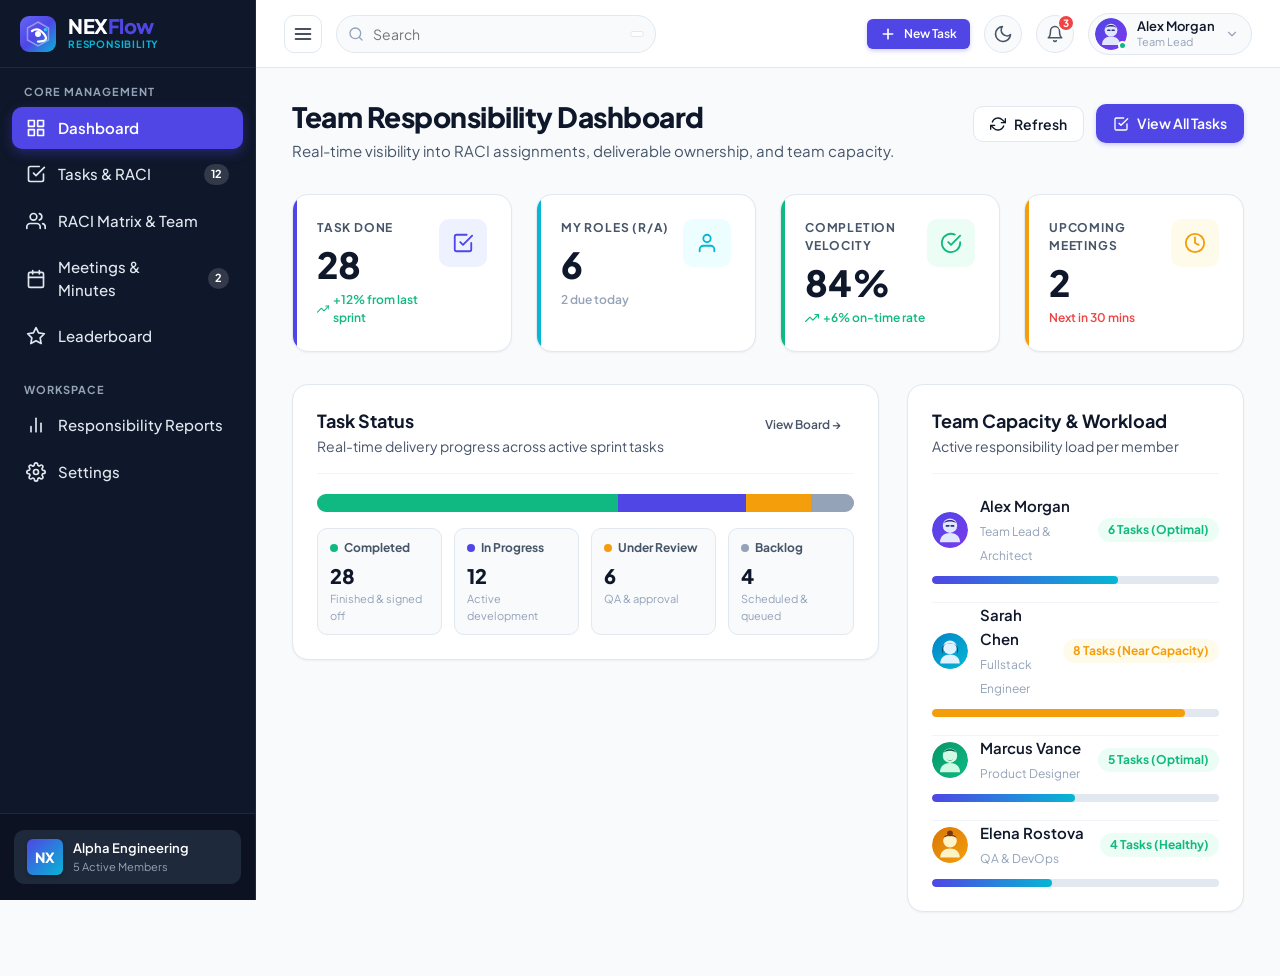
<file: frontend/templates/index.html>
<!DOCTYPE html>
<html lang="en" data-theme="light">
<head>
  <meta charset="UTF-8">
  <meta name="viewport" content="width=device-width, initial-scale=1.0">
  <meta name="description" content="NEXFlow — Team Responsibility Management System. Manage RACI matrices, task accountability, and meeting action items.">
  <title>NEXFlow — Team Responsibility Management System</title>

  <!-- Google Fonts: Plus Jakarta Sans & JetBrains Mono -->
  <link rel="preconnect" href="https://fonts.googleapis.com">
  <link rel="preconnect" href="https://fonts.gstatic.com" crossorigin>
  <link href="https://fonts.googleapis.com/css2?family=Plus+Jakarta+Sans:wght@400;500;600;700;800&family=JetBrains+Mono:wght@400;500&display=swap" rel="stylesheet">

  <!-- Core NEXFlow CSS -->
  <link rel="stylesheet" href="../css/main.css">
  <link rel="stylesheet" href="../css/dashboard.css">

  <!-- Instant Preload: Prevent Light/Dark Flickering & Sidebar Jumping -->
  <script>
    (function() {
      var t = localStorage.getItem('nexflow-theme');
      if (!t && window.matchMedia && window.matchMedia('(prefers-color-scheme: dark)').matches) t = 'dark';
      if (t) document.documentElement.setAttribute('data-theme', t);
      var c = localStorage.getItem('nexflow-sidebar-collapsed');
      if (c === 'true' && window.innerWidth > 1024) document.documentElement.classList.add('sidebar-collapsed-preload');
    })();
  </script>
</head>
<body>
  <!-- Mobile Sidebar Backdrop Overlay -->
  <div id="sidebar-backdrop" class="sidebar-backdrop"></div>

  <div class="app-container">
    <!-- ====================================================================
         1. SIDEBAR NAVIGATION
         ==================================================================== -->
    <aside id="app-sidebar" class="app-sidebar">
      <!-- Sidebar Brand Header -->
      <div class="sidebar-header">
        <a href="index.html" class="brand-link">
          <img src="../images/logo-icon.svg" alt="NEXFlow Icon" class="brand-icon">
          <div class="brand-text">
            <span class="brand-name">NEX<span>Flow</span></span>
            <span class="brand-badge">RESPONSIBILITY</span>
          </div>
        </a>
      </div>

      <!-- Navigation Links -->
      <nav class="sidebar-nav">
        <!-- Section: Overview & Management -->
        <div class="nav-section">
          <div class="nav-section-title">Core Management</div>
          <ul class="nav-list">
            <li class="nav-item">
              <a href="index.html" class="nav-link active">
                <span class="nav-icon">
                  <svg width="20" height="20" viewBox="0 0 24 24" fill="none" stroke="currentColor" stroke-width="2" stroke-linecap="round" stroke-linejoin="round">
                    <rect x="3" y="3" width="7" height="7"></rect>
                    <rect x="14" y="3" width="7" height="7"></rect>
                    <rect x="14" y="14" width="7" height="7"></rect>
                    <rect x="3" y="14" width="7" height="7"></rect>
                  </svg>
                </span>
                <span class="nav-text">Dashboard</span>
              </a>
            </li>
            <li class="nav-item">
              <a href="tasks.html" class="nav-link">
                <span class="nav-icon">
                  <svg width="20" height="20" viewBox="0 0 24 24" fill="none" stroke="currentColor" stroke-width="2" stroke-linecap="round" stroke-linejoin="round">
                    <path d="M9 11l3 3L22 4"></path>
                    <path d="M21 12v7a2 2 0 0 1-2 2H5a2 2 0 0 1-2-2V5a2 2 0 0 1 2-2h11"></path>
                  </svg>
                </span>
                <span class="nav-text">Tasks & RACI</span>
                <span class="nav-badge">12</span>
              </a>
            </li>
            <li class="nav-item">
              <a href="team.html" class="nav-link">
                <span class="nav-icon">
                  <svg width="20" height="20" viewBox="0 0 24 24" fill="none" stroke="currentColor" stroke-width="2" stroke-linecap="round" stroke-linejoin="round">
                    <path d="M17 21v-2a4 4 0 0 0-4-4H5a4 4 0 0 0-4 4v2"></path>
                    <circle cx="9" cy="7" r="4"></circle>
                    <path d="M23 21v-2a4 4 0 0 0-3-3.87"></path>
                    <path d="M16 3.13a4 4 0 0 1 0 7.75"></path>
                  </svg>
                </span>
                <span class="nav-text">RACI Matrix & Team</span>
              </a>
            </li>
            <li class="nav-item">
              <a href="meetings.html" class="nav-link">
                <span class="nav-icon">
                  <svg width="20" height="20" viewBox="0 0 24 24" fill="none" stroke="currentColor" stroke-width="2" stroke-linecap="round" stroke-linejoin="round">
                    <rect x="3" y="4" width="18" height="18" rx="2" ry="2"></rect>
                    <line x1="16" y1="2" x2="16" y2="6"></line>
                    <line x1="8" y1="2" x2="8" y2="6"></line>
                    <line x1="3" y1="10" x2="21" y2="10"></line>
                  </svg>
                </span>
                <span class="nav-text">Meetings & Minutes</span>
                <span class="nav-badge">2</span>
              </a>
            </li>
            <li class="nav-item">
              <a href="leaderboard.html" class="nav-link">
                <span class="nav-icon">
                  <svg width="20" height="20" viewBox="0 0 24 24" fill="none" stroke="currentColor" stroke-width="2" stroke-linecap="round" stroke-linejoin="round">
                    <polygon points="12 2 15.09 8.26 22 9.27 17 14.14 18.18 21.02 12 17.77 5.82 21.02 7 14.14 2 9.27 8.91 8.26 12 2"></polygon>
                  </svg>
                </span>
                <span class="nav-text">Leaderboard</span>
              </a>
            </li>
          </ul>
        </div>

        <!-- Section: Insights & Setup -->
        <div class="nav-section">
          <div class="nav-section-title">Workspace</div>
          <ul class="nav-list">
            <li class="nav-item">
              <a href="reports.html" class="nav-link">
                <span class="nav-icon">
                  <svg width="20" height="20" viewBox="0 0 24 24" fill="none" stroke="currentColor" stroke-width="2" stroke-linecap="round" stroke-linejoin="round">
                    <line x1="18" y1="20" x2="18" y2="10"></line>
                    <line x1="12" y1="20" x2="12" y2="4"></line>
                    <line x1="6" y1="20" x2="6" y2="14"></line>
                  </svg>
                </span>
                <span class="nav-text">Responsibility Reports</span>
              </a>
            </li>
            <li class="nav-item">
              <a href="settings.html" class="nav-link">
                <span class="nav-icon">
                  <svg width="20" height="20" viewBox="0 0 24 24" fill="none" stroke="currentColor" stroke-width="2" stroke-linecap="round" stroke-linejoin="round">
                    <circle cx="12" cy="12" r="3"></circle>
                    <path d="M19.4 15a1.65 1.65 0 0 0 .33 1.82l.06.06a2 2 0 0 1 0 2.83 2 2 0 0 1-2.83 0l-.06-.06a1.65 1.65 0 0 0-1.82-.33 1.65 1.65 0 0 0-1 1.51V21a2 2 0 0 1-2 2 2 2 0 0 1-2-2v-.09A1.65 1.65 0 0 0 9 19.4a1.65 1.65 0 0 0-1.82.33l-.06.06a2 2 0 0 1-2.83 0 2 2 0 0 1 0-2.83l.06-.06a1.65 1.65 0 0 0 .33-1.82 1.65 1.65 0 0 0-1.51-1H3a2 2 0 0 1-2-2 2 2 0 0 1 2-2h.09A1.65 1.65 0 0 0 4.6 9a1.65 1.65 0 0 0-.33-1.82l-.06-.06a2 2 0 0 1 0-2.83 2 2 0 0 1 2.83 0l.06.06a1.65 1.65 0 0 0 1.82.33H9a1.65 1.65 0 0 0 1-1.51V3a2 2 0 0 1 2-2 2 2 0 0 1 2 2v.09a1.65 1.65 0 0 0 1 1.51 1.65 1.65 0 0 0 1.82-.33l.06-.06a2 2 0 0 1 2.83 0 2 2 0 0 1 0 2.83l-.06.06a1.65 1.65 0 0 0-.33 1.82V9a1.65 1.65 0 0 0 1.51 1H21a2 2 0 0 1 2 2 2 2 0 0 1-2 2h-.09a1.65 1.65 0 0 0-1.51 1z"></path>
                  </svg>
                </span>
                <span class="nav-text">Settings</span>
              </a>
            </li>
          </ul>
        </div>
      </nav>

      <!-- Sidebar Footer / Team Switcher -->
      <div class="sidebar-footer">
        <div class="team-pill">
          <div class="team-avatar">NX</div>
          <div class="team-info">
            <span class="team-name">Alpha Engineering</span>
            <span class="team-role">5 Active Members</span>
          </div>
        </div>
      </div>
    </aside>

    <!-- ====================================================================
         2. APP MAIN WRAPPER (TOP NAV + PAGE CONTENT)
         ==================================================================== -->
    <div class="app-main-wrapper">
      <!-- Top Navigation Bar -->
      <header class="app-header">
        <div class="header-left">
          <!-- Sidebar Toggle Button (Positioned in Header outside Sidebar) -->
          <button id="sidebar-collapse-btn" class="sidebar-toggle-btn" title="Toggle Sidebar" aria-label="Toggle Sidebar">
            <svg width="20" height="20" viewBox="0 0 24 24" fill="none" stroke="currentColor" stroke-width="2" stroke-linecap="round" stroke-linejoin="round">
              <line x1="3" y1="12" x2="21" y2="12"></line>
              <line x1="3" y1="6" x2="21" y2="6"></line>
              <line x1="3" y1="18" x2="21" y2="18"></line>
            </svg>
          </button>

          <!-- Quick Global Search Input -->
          <div class="header-search">
            <span class="search-icon">
              <svg width="16" height="16" viewBox="0 0 24 24" fill="none" stroke="currentColor" stroke-width="2" stroke-linecap="round" stroke-linejoin="round">
                <circle cx="11" cy="11" r="8"></circle>
                <line x1="21" y1="21" x2="16.65" y2="16.65"></line>
              </svg>
            </span>
            <input type="text" id="global-search-input" class="search-input" placeholder="Search">
            <kbd class="search-kbd"></kbd>
          </div>
        </div>

        <!-- Header Actions & Profile -->
        <div class="header-right">
          <!-- Quick "+ New" Action Button -->
          <button class="btn btn-primary btn-sm" data-modal-open="modal-new-task">
            <svg width="16" height="16" viewBox="0 0 24 24" fill="none" stroke="currentColor" stroke-width="2.5" stroke-linecap="round" stroke-linejoin="round">
              <line x1="12" y1="5" x2="12" y2="19"></line>
              <line x1="5" y1="12" x2="19" y2="12"></line>
            </svg>
            <span>New Task</span>
          </button>

          <!-- Light/Dark Mode Switcher -->
          <button id="theme-toggle-btn" class="header-btn" title="Toggle Theme" aria-label="Toggle Light/Dark Theme">
            <span class="theme-icon">
              <svg width="18" height="18" viewBox="0 0 24 24" fill="none" stroke="currentColor" stroke-width="2" stroke-linecap="round" stroke-linejoin="round">
                <path d="M21 12.79A9 9 0 1 1 11.21 3 7 7 0 0 0 21 12.79z"></path>
              </svg>
            </span>
          </button>

          <!-- Notifications Button with Badge & Dropdown -->
          <div class="dropdown">
            <button class="header-btn" data-dropdown-target="notifications-menu" aria-label="Notifications">
              <svg width="18" height="18" viewBox="0 0 24 24" fill="none" stroke="currentColor" stroke-width="2" stroke-linecap="round" stroke-linejoin="round">
                <path d="M18 8A6 6 0 0 0 6 8c0 7-3 9-3 9h18s-3-2-3-9"></path>
                <path d="M13.73 21a2 2 0 0 1-3.46 0"></path>
              </svg>
              <span class="header-badge">3</span>
            </button>
            <div id="notifications-menu" class="dropdown-menu" style="width: 300px;">
              <div style="padding: 10px 14px; font-weight: 700; font-size: 0.875rem; border-bottom: 1px solid var(--border-color);">
                Notifications
              </div>
              <div class="dropdown-item" style="flex-direction: column; align-items: flex-start; gap: 4px;">
                <span style="font-weight: 600; font-size: 0.8125rem;">Assigned as Responsible (R)</span>
                <span style="font-size: 0.75rem; color: var(--text-muted);">API Auth Middleware task by Sarah Chen</span>
              </div>
              <div class="dropdown-item" style="flex-direction: column; align-items: flex-start; gap: 4px;">
                <span style="font-weight: 600; font-size: 0.8125rem;">Meeting in 30 minutes</span>
                <span style="font-size: 0.75rem; color: var(--text-muted);">Sprint Review & RACI Alignment</span>
              </div>
              <div class="dropdown-divider"></div>
              <a href="tasks.html" class="dropdown-item" style="justify-content: center; color: var(--color-primary); font-weight: 600;">
                View All Responsibilities
              </a>
            </div>
          </div>

          <!-- User Profile Chip with Dropdown -->
          <div class="dropdown user-profile-menu">
            <button class="user-profile-btn" data-dropdown-target="user-dropdown-menu">
              <div class="user-avatar-wrap">
                <img src="../images/avatar-1.svg" alt="Alex Morgan" class="user-avatar">
                <span class="user-status-indicator"></span>
              </div>
              <div class="user-details">
                <span class="user-name">Alex Morgan</span>
                <span class="user-role-badge">Team Lead</span>
              </div>
              <svg width="14" height="14" viewBox="0 0 24 24" fill="none" stroke="currentColor" stroke-width="2" stroke-linecap="round" stroke-linejoin="round" style="color: var(--text-muted);">
                <polyline points="6 9 12 15 18 9"></polyline>
              </svg>
            </button>
            <div id="user-dropdown-menu" class="dropdown-menu">
              <a href="settings.html" class="dropdown-item">
                <svg width="16" height="16" viewBox="0 0 24 24" fill="none" stroke="currentColor" stroke-width="2" stroke-linecap="round" stroke-linejoin="round">
                  <path d="M20 21v-2a4 4 0 0 0-4-4H8a4 4 0 0 0-4 4v2"></path>
                  <circle cx="12" cy="7" r="4"></circle>
                </svg>
                <span>My Profile</span>
              </a>
              <a href="team.html" class="dropdown-item">
                <svg width="16" height="16" viewBox="0 0 24 24" fill="none" stroke="currentColor" stroke-width="2" stroke-linecap="round" stroke-linejoin="round">
                  <path d="M17 21v-2a4 4 0 0 0-4-4H5a4 4 0 0 0-4 4v2"></path>
                  <circle cx="9" cy="7" r="4"></circle>
                </svg>
                <span>Team Roles</span>
              </a>
              <a href="settings.html" class="dropdown-item">
                <svg width="16" height="16" viewBox="0 0 24 24" fill="none" stroke="currentColor" stroke-width="2" stroke-linecap="round" stroke-linejoin="round">
                  <circle cx="12" cy="12" r="3"></circle>
                  <path d="M19.4 15a1.65 1.65 0 0 0 .33 1.82l.06.06a2 2 0 0 1 0 2.83 2 2 0 0 1-2.83 0l-.06-.06a1.65 1.65 0 0 0-1.82-.33 1.65 1.65 0 0 0-1 1.51V21a2 2 0 0 1-2 2 2 2 0 0 1-2-2v-.09A1.65 1.65 0 0 0 9 19.4a1.65 1.65 0 0 0-1.82.33l-.06.06a2 2 0 0 1-2.83 0 2 2 0 0 1 0-2.83l.06-.06a1.65 1.65 0 0 0 .33-1.82 1.65 1.65 0 0 0-1.51-1H3a2 2 0 0 1-2-2 2 2 0 0 1 2-2h.09A1.65 1.65 0 0 0 4.6 9a1.65 1.65 0 0 0-.33-1.82l-.06-.06a2 2 0 0 1 0-2.83 2 2 0 0 1 2.83 0l.06.06a1.65 1.65 0 0 0 1.82.33H9a1.65 1.65 0 0 0 1-1.51V3a2 2 0 0 1 2-2 2 2 0 0 1 2 2v.09a1.65 1.65 0 0 0 1 1.51 1.65 1.65 0 0 0 1.82-.33l.06-.06a2 2 0 0 1 2.83 0 2 2 0 0 1 0 2.83l-.06.06a1.65 1.65 0 0 0-.33 1.82V9a1.65 1.65 0 0 0 1.51 1H21a2 2 0 0 1 2 2 2 2 0 0 1-2 2h-.09a1.65 1.65 0 0 0-1.51 1z"></path>
                </svg>
                <span>Settings</span>
              </a>
              <div class="dropdown-divider"></div>
              <!-- Quick Role Toggle -->
              <button class="role-toggle-btn" onclick="window.toggleUserRole(); this.closest('.dropdown-menu').classList.remove('active');">
                <svg width="16" height="16" viewBox="0 0 24 24" fill="none" stroke="currentColor" stroke-width="2" stroke-linecap="round" stroke-linejoin="round">
                  <path d="M16 21v-2a4 4 0 0 0-4-4H6a4 4 0 0 0-4 4v2"></path>
                  <circle cx="9" cy="7" r="4"></circle>
                  <line x1="19" y1="8" x2="19" y2="14"></line>
                  <line x1="22" y1="11" x2="16" y2="11"></line>
                </svg>
                <span class="role-toggle-text">Switch to Member Role</span>
              </button>
              <div class="dropdown-divider"></div>
              <a href="login.html" class="dropdown-item" style="color: var(--color-danger);">
                <svg width="16" height="16" viewBox="0 0 24 24" fill="none" stroke="currentColor" stroke-width="2" stroke-linecap="round" stroke-linejoin="round">
                  <path d="M9 21H5a2 2 0 0 1-2-2V5a2 2 0 0 1 2-2h4"></path>
                  <polyline points="16 17 21 12 16 7"></polyline>
                  <line x1="21" y1="12" x2="9" y2="12"></line>
                </svg>
                <span>Sign Out</span>
              </a>
            </div>
          </div>
        </div>
      </header>

      <!-- Main Page Content Block -->
      <main class="app-content">
        <!-- Page Header Bar -->
        <div class="page-header-bar">
          <div class="page-title-group">
            <h1>Team Responsibility Dashboard</h1>
            <p>Real-time visibility into RACI assignments, deliverable ownership, and team capacity.</p>
          </div>
          <div class="page-actions-group">
            <button class="btn btn-secondary" onclick="showToast('Refreshing team status...', 'info', 1500);">
              <svg width="16" height="16" viewBox="0 0 24 24" fill="none" stroke="currentColor" stroke-width="2" stroke-linecap="round" stroke-linejoin="round">
                <polyline points="23 4 23 10 17 10"></polyline>
                <polyline points="1 20 1 14 7 14"></polyline>
                <path d="M3.51 9a9 9 0 0 1 14.85-3.36L23 10M1 14l4.64 4.36A9 9 0 0 0 20.49 15"></path>
              </svg>
              <span>Refresh</span>
            </button>
            <a href="tasks.html" class="btn btn-primary">
              <svg width="16" height="16" viewBox="0 0 24 24" fill="none" stroke="currentColor" stroke-width="2" stroke-linecap="round" stroke-linejoin="round">
                <path d="M9 11l3 3L22 4"></path>
                <path d="M21 12v7a2 2 0 0 1-2 2H5a2 2 0 0 1-2-2V5a2 2 0 0 1 2-2h11"></path>
              </svg>
              <span>View All Tasks</span>
            </a>
          </div>
        </div>

        <!-- Metric Cards -->
        <section class="stats-grid">
          <div class="stat-card stat-primary">
            <div class="stat-info">
              <span class="stat-label">Task Done</span>
              <span class="stat-value">28</span>
              <span class="stat-trend positive">
                <svg width="14" height="14" viewBox="0 0 24 24" fill="none" stroke="currentColor" stroke-width="2" stroke-linecap="round" stroke-linejoin="round">
                  <polyline points="23 6 13.5 15.5 8.5 10.5 1 18"></polyline>
                  <polyline points="17 6 23 6 23 12"></polyline>
                </svg>
                +12% from last sprint
              </span>
            </div>
            <div class="stat-icon-wrap">
              <svg width="22" height="22" viewBox="0 0 24 24" fill="none" stroke="currentColor" stroke-width="2" stroke-linecap="round" stroke-linejoin="round">
                <path d="M9 11l3 3L22 4"></path>
                <path d="M21 12v7a2 2 0 0 1-2 2H5a2 2 0 0 1-2-2V5a2 2 0 0 1 2-2h11"></path>
              </svg>
            </div>
          </div>

          <div class="stat-card stat-accent">
            <div class="stat-info">
              <span class="stat-label">My Roles (R/A)</span>
              <span class="stat-value">6</span>
              <span class="stat-trend neutral">2 due today</span>
            </div>
            <div class="stat-icon-wrap">
              <svg width="22" height="22" viewBox="0 0 24 24" fill="none" stroke="currentColor" stroke-width="2" stroke-linecap="round" stroke-linejoin="round">
                <path d="M20 21v-2a4 4 0 0 0-4-4H8a4 4 0 0 0-4 4v2"></path>
                <circle cx="12" cy="7" r="4"></circle>
              </svg>
            </div>
          </div>

          <div class="stat-card stat-success">
            <div class="stat-info">
              <span class="stat-label">Completion Velocity</span>
              <span class="stat-value">84%</span>
              <span class="stat-trend positive">
                <svg width="14" height="14" viewBox="0 0 24 24" fill="none" stroke="currentColor" stroke-width="2" stroke-linecap="round" stroke-linejoin="round">
                  <polyline points="23 6 13.5 15.5 8.5 10.5 1 18"></polyline>
                  <polyline points="17 6 23 6 23 12"></polyline>
                </svg>
                +6% on-time rate
              </span>
            </div>
            <div class="stat-icon-wrap">
              <svg width="22" height="22" viewBox="0 0 24 24" fill="none" stroke="currentColor" stroke-width="2" stroke-linecap="round" stroke-linejoin="round">
                <path d="M22 11.08V12a10 10 0 1 1-5.93-9.14"></path>
                <polyline points="22 4 12 14.01 9 11.01"></polyline>
              </svg>
            </div>
          </div>

          <div class="stat-card stat-warning">
            <div class="stat-info">
              <span class="stat-label">Upcoming Meetings</span>
              <span class="stat-value">2</span>
              <span class="stat-trend negative">Next in 30 mins</span>
            </div>
            <div class="stat-icon-wrap">
              <svg width="22" height="22" viewBox="0 0 24 24" fill="none" stroke="currentColor" stroke-width="2" stroke-linecap="round" stroke-linejoin="round">
                <circle cx="12" cy="12" r="10"></circle>
                <polyline points="12 6 12 12 16 14"></polyline>
              </svg>
            </div>
          </div>
        </section>

        <!-- Dashboard Grid (Left 2/3, Right 1/3) -->
        <div class="dashboard-grid">
          <!-- Left Column -->
          <div class="dashboard-col">
            <div class="card">
              <div class="card-header">
                <div>
                  <h2 class="card-title">Task Status</h2>
                  <p class="card-subtitle">Real-time delivery progress across active sprint tasks</p>
                </div>
                <a href="tasks.html" class="btn btn-ghost btn-sm">View Board &rarr;</a>
              </div>

              <div class="status-distribution-bar" title="Task Status Breakdown">
                <div class="status-segment status-segment-completed" style="width: 56%;" title="Completed: 28 tasks (56%)"></div>
                <div class="status-segment status-segment-progress" style="width: 24%;" title="In Progress: 12 tasks (24%)"></div>
                <div class="status-segment status-segment-review" style="width: 12%;" title="Under Review: 6 tasks (12%)"></div>
                <div class="status-segment status-segment-backlog" style="width: 8%;" title="Backlog: 4 tasks (8%)"></div>
              </div>

              <div class="status-legend-grid">
                <div class="status-legend-item">
                  <div class="status-legend-title">
                    <span class="status-dot" style="background-color: var(--color-success);"></span>
                    <span>Completed</span>
                  </div>
                  <div class="status-legend-count">28</div>
                  <div class="status-legend-sub">Finished & signed off</div>
                </div>
                <div class="status-legend-item">
                  <div class="status-legend-title">
                    <span class="status-dot" style="background-color: var(--color-primary);"></span>
                    <span>In Progress</span>
                  </div>
                  <div class="status-legend-count">12</div>
                  <div class="status-legend-sub">Active development</div>
                </div>
                <div class="status-legend-item">
                  <div class="status-legend-title">
                    <span class="status-dot" style="background-color: var(--color-warning);"></span>
                    <span>Under Review</span>
                  </div>
                  <div class="status-legend-count">6</div>
                  <div class="status-legend-sub">QA & approval</div>
                </div>
                <div class="status-legend-item">
                  <div class="status-legend-title">
                    <span class="status-dot" style="background-color: var(--text-muted);"></span>
                    <span>Backlog</span>
                  </div>
                  <div class="status-legend-count">4</div>
                  <div class="status-legend-sub">Scheduled & queued</div>
                </div>
              </div>
            </div>
          </div>

          <!-- Right Column -->
          <div class="dashboard-col">
            <div class="card">
              <div class="card-header">
                <div>
                  <h2 class="card-title">Team Capacity & Workload</h2>
                  <p class="card-subtitle">Active responsibility load per member</p>
                </div>
              </div>

              <div class="workload-item">
                <div class="workload-header">
                  <div class="workload-user">
                    <img src="../images/avatar-1.svg" class="workload-avatar" alt="Alex Morgan">
                    <div>
                      <span class="workload-name">Alex Morgan</span>
                      <span class="workload-role">Team Lead & Architect</span>
                    </div>
                  </div>
                  <span class="workload-badge workload-optimal">6 Tasks (Optimal)</span>
                </div>
                <div class="progress-bar">
                  <div class="progress-fill" style="width: 65%;"></div>
                </div>
              </div>

              <div class="workload-item">
                <div class="workload-header">
                  <div class="workload-user">
                    <img src="../images/avatar-2.svg" class="workload-avatar" alt="Sarah Chen">
                    <div>
                      <span class="workload-name">Sarah Chen</span>
                      <span class="workload-role">Fullstack Engineer</span>
                    </div>
                  </div>
                  <span class="workload-badge workload-heavy">8 Tasks (Near Capacity)</span>
                </div>
                <div class="progress-bar">
                  <div class="progress-fill" style="width: 88%; background: var(--color-warning);"></div>
                </div>
              </div>

              <div class="workload-item">
                <div class="workload-header">
                  <div class="workload-user">
                    <img src="../images/avatar-3.svg" class="workload-avatar" alt="Marcus Vance">
                    <div>
                      <span class="workload-name">Marcus Vance</span>
                      <span class="workload-role">Product Designer</span>
                    </div>
                  </div>
                  <span class="workload-badge workload-optimal">5 Tasks (Optimal)</span>
                </div>
                <div class="progress-bar">
                  <div class="progress-fill" style="width: 50%;"></div>
                </div>
              </div>

              <div class="workload-item">
                <div class="workload-header">
                  <div class="workload-user">
                    <img src="../images/avatar-4.svg" class="workload-avatar" alt="Elena Rostova">
                    <div>
                      <span class="workload-name">Elena Rostova</span>
                      <span class="workload-role">QA & DevOps</span>
                    </div>
                  </div>
                  <span class="workload-badge workload-optimal">4 Tasks (Healthy)</span>
                </div>
                <div class="progress-bar">
                  <div class="progress-fill" style="width: 42%;"></div>
                </div>
              </div>
            </div>
          </div>
        </div>
      </main>
    </div>
  </div>

  <!-- Global Modal: Create New Task / Responsibility -->
  <div id="modal-new-task" class="modal-backdrop">
    <div class="modal-dialog">
      <div class="modal-header">
        <h3 class="modal-title">Create Responsibility Task</h3>
        <button class="modal-close-btn" data-modal-close aria-label="Close modal">&times;</button>
      </div>
      <form id="new-task-form">
        <div class="modal-body">
          <div class="form-group">
            <label class="form-label" for="task-input-title">Task / Responsibility Title</label>
            <input type="text" id="task-input-title" class="form-input" placeholder="e.g., Implement OAuth2 Token Refresh" required>
          </div>
          <div class="form-group">
            <label class="form-label" for="task-input-raci">RACI Role Assignment</label>
            <select id="task-input-raci" class="form-select">
              <option value="R">R — Responsible (The person who completes the task)</option>
              <option value="A">A — Accountable (The sole decision maker who approves outcome)</option>
              <option value="C">C — Consulted (Subject matter expert providing input)</option>
              <option value="I">I — Informed (Kept updated on progress and results)</option>
            </select>
            <span class="form-hint">Every task should have exactly one Accountable owner.</span>
          </div>
          <div style="display: grid; grid-template-columns: 1fr 1fr; gap: 14px;">
            <div class="form-group">
              <label class="form-label" for="task-input-assignee">Primary Assignee</label>
              <select id="task-input-assignee" class="form-select">
                <option value="Alex Morgan">Alex Morgan (Lead)</option>
                <option value="Sarah Chen">Sarah Chen (Fullstack)</option>
                <option value="Marcus Vance">Marcus Vance (Design)</option>
                <option value="Elena Rostova">Elena Rostova (QA/Ops)</option>
                <option value="David Kim">David Kim (Backend)</option>
              </select>
            </div>
            <div class="form-group">
              <label class="form-label" for="task-input-priority">Priority</label>
              <select id="task-input-priority" class="form-select">
                <option value="Urgent">Urgent</option>
                <option value="High" selected>High</option>
                <option value="Medium">Medium</option>
                <option value="Low">Low</option>
              </select>
            </div>
          </div>
          <div class="form-group">
            <label class="form-label" for="task-input-due">Due Date</label>
            <input type="date" id="task-input-due" class="form-input">
          </div>
        </div>
        <div class="modal-footer">
          <button type="button" class="btn btn-secondary" data-modal-close>Cancel</button>
          <button type="submit" class="btn btn-primary">Create & Assign</button>
        </div>
      </form>
    </div>
  </div>

  <!-- Global Toast Notification Container -->
  <div id="toast-container" class="toast-container"></div>

  <!-- Core NEXFlow JavaScript -->
  <script src="../js/main.js"></script>
  <script src="../js/tasks.js"></script>
</body>
</html>
</file>
<file: frontend/css/main.css>
/* ==========================================================================
   NEXFlow — Team Responsibility Management System
   File: frontend/css/main.css
   Description: Core Design System, Variables, Layouts, and Reusable Components
   Note: Pure Vanilla CSS3 with zero external frameworks. Fully responsive.
   ========================================================================== */

/* --------------------------------------------------------------------------
   1. CSS Custom Properties / Design Tokens (Light & Dark Theme)
   -------------------------------------------------------------------------- */
:root {
  /* Brand Primary Colors */
  --color-primary: #4F46E5;        /* Indigo 600 */
  --color-primary-hover: #4338CA;  /* Indigo 700 */
  --color-primary-light: #EEF2FF;  /* Indigo 50 */
  --color-primary-dark: #312E81;   /* Indigo 900 */

  /* Brand Secondary / Accent */
  --color-accent: #06B6D4;         /* Cyan 500 */
  --color-accent-hover: #0891B2;   /* Cyan 600 */
  --color-accent-light: #ECFEFF;   /* Cyan 50 */

  /* RACI Responsibility Management Tokens */
  --color-raci-r: #10B981;         /* Responsible - Emerald */
  --color-raci-r-bg: #ECFDF5;
  --color-raci-r-border: #A7F3D0;
  
  --color-raci-a: #6366F1;         /* Accountable - Indigo/Violet */
  --color-raci-a-bg: #EEF2FF;
  --color-raci-a-border: #C7D2FE;
  
  --color-raci-c: #F59E0B;         /* Consulted - Amber */
  --color-raci-c-bg: #FFFBEB;
  --color-raci-c-border: #FDE68A;
  
  --color-raci-i: #64748B;         /* Informed - Slate */
  --color-raci-i-bg: #F1F5F9;
  --color-raci-i-border: #CBD5E1;

  /* Status Colors */
  --color-success: #10B981;
  --color-success-bg: #ECFDF5;
  --color-warning: #F59E0B;
  --color-warning-bg: #FFFBEB;
  --color-danger: #EF4444;
  --color-danger-bg: #FEF2F2;
  --color-info: #3B82F6;
  --color-info-bg: #EFF6FF;

  /* Surfaces & Backgrounds (Light Theme Default) */
  --bg-body: #F8FAFC;
  --bg-sidebar: #0F172A;           /* Deep modern slate for sidebar */
  --bg-sidebar-hover: #1E293B;
  --bg-sidebar-active: #312E81;
  --bg-header: #FFFFFF;
  --bg-card: #FFFFFF;
  --bg-card-hover: #F8FAFC;
  --bg-input: #FFFFFF;
  --bg-modal: #FFFFFF;
  --bg-dropdown: #FFFFFF;

  /* Text Colors */
  --text-primary: #0F172A;
  --text-secondary: #475569;
  --text-muted: #94A3B8;
  --text-white: #FFFFFF;
  --text-on-sidebar: #E2E8F0;
  --text-sidebar-muted: #94A3B8;

  /* Borders & Dividers */
  --border-color: #E2E8F0;
  --border-sidebar: #1E293B;
  --border-light: #F1F5F9;

  /* Shadows */
  --shadow-xs: 0 1px 2px rgba(15, 23, 42, 0.05);
  --shadow-sm: 0 2px 4px rgba(15, 23, 42, 0.06), 0 1px 2px rgba(15, 23, 42, 0.04);
  --shadow-md: 0 4px 6px -1px rgba(15, 23, 42, 0.08), 0 2px 4px -2px rgba(15, 23, 42, 0.06);
  --shadow-lg: 0 10px 15px -3px rgba(15, 23, 42, 0.08), 0 4px 6px -4px rgba(15, 23, 42, 0.04);
  --shadow-xl: 0 20px 25px -5px rgba(15, 23, 42, 0.1), 0 8px 10px -6px rgba(15, 23, 42, 0.05);

  /* Typography */
  --font-family-sans: 'Plus Jakarta Sans', system-ui, -apple-system, BlinkMacSystemFont, 'Segoe UI', Roboto, sans-serif;
  --font-family-mono: 'JetBrains Mono', monospace;

  /* Dimensions */
  --sidebar-width: 256px;
  --sidebar-collapsed-width: 72px;
  --header-height: 68px;
  --radius-xs: 4px;
  --radius-sm: 6px;
  --radius-md: 10px;
  --radius-lg: 16px;
  --radius-full: 9999px;

  /* Spacing Scale */
  --space-1: 4px;
  --space-2: 8px;
  --space-3: 12px;
  --space-4: 16px;
  --space-5: 20px;
  --space-6: 24px;
  --space-8: 32px;
  --space-10: 40px;

  /* Transitions */
  --transition-fast: 0.15s ease;
  --transition-normal: 0.25s ease;
  --transition-slow: 0.4s cubic-bezier(0.4, 0, 0.2, 1);

  color-scheme: light;
}

/* Dark Theme Overrides */
[data-theme="dark"] {
  color-scheme: dark;
  --bg-body: #0B0F19;
  --bg-sidebar: #090D16;
  --bg-sidebar-hover: #131B2E;
  --bg-sidebar-active: #312E81;
  --bg-header: #111827;
  --bg-card: #111827;
  --bg-card-hover: #162032;
  --bg-input: #1A2333;
  --bg-modal: #111827;
  --bg-dropdown: #162032;

  --text-primary: #F8FAFC;
  --text-secondary: #CBD5E1;
  --text-muted: #64748B;

  --border-color: #1E293B;
  --border-sidebar: #1E293B;
  --border-light: #1A2333;

  --shadow-xs: 0 1px 2px rgba(0, 0, 0, 0.3);
  --shadow-sm: 0 2px 4px rgba(0, 0, 0, 0.35);
  --shadow-md: 0 4px 6px rgba(0, 0, 0, 0.4);
  --shadow-lg: 0 10px 15px rgba(0, 0, 0, 0.45);
  --shadow-xl: 0 20px 25px rgba(0, 0, 0, 0.5);

  --color-primary-light: #1E1B4B;
  --color-accent-light: #083344;
  
  --color-raci-r-bg: rgba(16, 185, 129, 0.15);
  --color-raci-r-border: rgba(16, 185, 129, 0.3);
  
  --color-raci-a-bg: rgba(99, 102, 241, 0.15);
  --color-raci-a-border: rgba(99, 102, 241, 0.3);
  
  --color-raci-c-bg: rgba(245, 158, 11, 0.15);
  --color-raci-c-border: rgba(245, 158, 11, 0.3);
  
  --color-raci-i-bg: rgba(100, 116, 139, 0.2);
  --color-raci-i-border: rgba(100, 116, 139, 0.3);

  --color-success-bg: rgba(16, 185, 129, 0.15);
  --color-warning-bg: rgba(245, 158, 11, 0.15);
  --color-danger-bg: rgba(239, 68, 68, 0.15);
  --color-info-bg: rgba(59, 130, 246, 0.15);
}

[data-theme="dark"] input[type="date"]::-webkit-calendar-picker-indicator,
[data-theme="dark"] input[type="time"]::-webkit-calendar-picker-indicator {
  filter: invert(1);
  cursor: pointer;
}

/* Prevent layout jump/flash when sidebar is collapsed in stored state */
html.sidebar-collapsed-preload .app-sidebar {
  width: var(--sidebar-collapsed-width) !important;
  transition: none !important;
}
html.sidebar-collapsed-preload .app-sidebar .brand-text,
html.sidebar-collapsed-preload .app-sidebar .brand-subtitle,
html.sidebar-collapsed-preload .app-sidebar .nav-section-title,
html.sidebar-collapsed-preload .app-sidebar .nav-text,
html.sidebar-collapsed-preload .app-sidebar .nav-badge,
html.sidebar-collapsed-preload .app-sidebar .team-info {
  display: none !important;
}
html.sidebar-collapsed-preload .app-sidebar .sidebar-header {
  justify-content: center !important;
  padding: 0 !important;
}
html.sidebar-collapsed-preload .app-sidebar .nav-link {
  justify-content: center !important;
  padding: 12px !important;
}
html.sidebar-collapsed-preload .app-sidebar .sidebar-footer {
  padding: 14px 0 !important;
  justify-content: center !important;
}
html.sidebar-collapsed-preload .app-sidebar .team-pill {
  padding: 6px !important;
  width: 44px !important;
  height: 44px !important;
  justify-content: center !important;
  background-color: transparent !important;
}
html.sidebar-collapsed-preload .app-sidebar .team-avatar {
  width: 36px !important;
  height: 36px !important;
  min-width: 36px !important;
  min-height: 36px !important;
  margin: 0 auto !important;
}

/* --------------------------------------------------------------------------
   2. Reset & Base Typography
   -------------------------------------------------------------------------- */
*, *::before, *::after {
  box-sizing: border-box;
  margin: 0;
  padding: 0;
}

html {
  font-size: 16px;
  scroll-behavior: smooth;
}

body {
  font-family: var(--font-family-sans);
  background-color: var(--bg-body);
  color: var(--text-primary);
  line-height: 1.5;
  -webkit-font-smoothing: antialiased;
  -moz-osx-font-smoothing: grayscale;
  min-height: 100vh;
  overflow-x: hidden;
}

a {
  color: inherit;
  text-decoration: none;
  transition: color var(--transition-fast);
}

button {
  font-family: inherit;
  cursor: pointer;
  border: none;
  background: none;
}

input, select, textarea {
  font-family: inherit;
  font-size: inherit;
  color: inherit;
}

ul, ol {
  list-style: none;
}

img, svg {
  display: block;
  max-width: 100%;
}

/* --------------------------------------------------------------------------
   3. Main App Layout Grid
   -------------------------------------------------------------------------- */
.app-container {
  display: flex;
  min-height: 100vh;
  width: 100%;
  position: relative;
}

/* Mobile Sidebar Backdrop */
.sidebar-backdrop {
  position: fixed;
  top: 0;
  left: 0;
  width: 100vw;
  height: 100vh;
  background: rgba(15, 23, 42, 0.6);
  backdrop-filter: blur(4px);
  z-index: 998;
  opacity: 0;
  pointer-events: none;
  transition: opacity var(--transition-normal);
}

.sidebar-backdrop.active {
  opacity: 1;
  pointer-events: auto;
}

/* --------------------------------------------------------------------------
   4. Sidebar Component
   -------------------------------------------------------------------------- */
.app-sidebar {
  width: var(--sidebar-width);
  background-color: var(--bg-sidebar);
  border-right: 1px solid var(--border-sidebar);
  display: flex;
  flex-direction: column;
  height: 100vh;
  position: sticky;
  top: 0;
  z-index: 999;
  transition: width var(--transition-normal), transform var(--transition-normal);
  overflow-y: auto;
  overflow-x: hidden;
}

/* Custom Scrollbar for Sidebar */
.app-sidebar::-webkit-scrollbar {
  width: 5px;
}
.app-sidebar::-webkit-scrollbar-thumb {
  background: #1E293B;
  border-radius: 4px;
}

/* Sidebar Brand Header */
.sidebar-header {
  height: var(--header-height);
  display: flex;
  align-items: center;
  justify-content: space-between;
  padding: 0 20px;
  border-bottom: 1px solid var(--border-sidebar);
}

.brand-link {
  display: flex;
  align-items: center;
  gap: 12px;
  color: #FFFFFF;
}

.brand-icon {
  width: 36px;
  height: 36px;
  flex-shrink: 0;
}

.brand-text {
  display: flex;
  flex-direction: column;
}

.brand-name {
  font-size: 1.25rem;
  font-weight: 800;
  letter-spacing: -0.5px;
  line-height: 1.1;
  color: #FFFFFF;
}

.brand-name span {
  color: var(--color-primary);
}

.brand-badge {
  font-size: 0.625rem;
  font-weight: 700;
  letter-spacing: 0.8px;
  text-transform: uppercase;
  color: var(--color-accent);
}

.sidebar-collapse-btn {
  color: var(--text-sidebar-muted);
  width: 32px;
  height: 32px;
  border-radius: var(--radius-sm);
  display: flex;
  align-items: center;
  justify-content: center;
  transition: all var(--transition-fast);
}

.sidebar-collapse-btn:hover {
  background-color: var(--bg-sidebar-hover);
  color: #FFFFFF;
}

/* Navigation Groups */
.sidebar-nav {
  padding: 16px 12px;
  display: flex;
  flex-direction: column;
  gap: 24px;
  flex: 1;
}

.nav-section-title {
  font-size: 0.6875rem;
  font-weight: 700;
  text-transform: uppercase;
  letter-spacing: 1px;
  color: var(--text-sidebar-muted);
  padding: 0 12px;
  margin-bottom: 6px;
}

.nav-list {
  display: flex;
  flex-direction: column;
  gap: 4px;
}

.nav-item {
  width: 100%;
}

.nav-link {
  display: flex;
  align-items: center;
  gap: 12px;
  padding: 10px 14px;
  border-radius: var(--radius-md);
  color: var(--text-on-sidebar);
  font-size: 0.9375rem;
  font-weight: 500;
  transition: all var(--transition-fast);
  position: relative;
}

.nav-link:hover {
  background-color: var(--bg-sidebar-hover);
  color: #FFFFFF;
  transform: translateX(2px);
}

.nav-link.active {
  background-color: var(--color-primary);
  color: #FFFFFF;
  font-weight: 600;
  box-shadow: 0 4px 12px rgba(79, 70, 229, 0.35);
}

.nav-icon {
  width: 20px;
  height: 20px;
  flex-shrink: 0;
  display: flex;
  align-items: center;
  justify-content: center;
}

.nav-badge {
  margin-left: auto;
  font-size: 0.6875rem;
  font-weight: 700;
  padding: 2px 7px;
  border-radius: var(--radius-full);
  background: rgba(255, 255, 255, 0.15);
  color: #FFFFFF;
}

.nav-link.active .nav-badge {
  background: rgba(255, 255, 255, 0.25);
}

/* Sidebar Footer / Current Team Status */
.sidebar-footer {
  padding: 16px 14px;
  border-top: 1px solid var(--border-sidebar);
  background: rgba(0, 0, 0, 0.2);
  display: flex;
  align-items: center;
  justify-content: center;
  transition: all var(--transition-normal);
}

.team-pill {
  display: flex;
  align-items: center;
  gap: 10px;
  background: var(--bg-sidebar-hover);
  padding: 8px 12px;
  border-radius: var(--radius-md);
  border: 1px solid var(--border-sidebar);
  width: 100%;
  transition: all var(--transition-fast);
  box-sizing: border-box;
}

.team-avatar {
  width: 36px;
  height: 36px;
  min-width: 36px;
  min-height: 36px;
  border-radius: var(--radius-sm);
  background: linear-gradient(135deg, var(--color-primary), var(--color-accent));
  display: flex;
  align-items: center;
  justify-content: center;
  color: #FFFFFF;
  font-weight: 800;
  font-size: 0.875rem;
  letter-spacing: 0.5px;
  flex-shrink: 0;
  box-shadow: 0 2px 4px rgba(0, 0, 0, 0.2);
}

.team-info {
  display: flex;
  flex-direction: column;
  overflow: hidden;
}

.team-name {
  font-size: 0.8125rem;
  font-weight: 600;
  color: #FFFFFF;
  white-space: nowrap;
  overflow: hidden;
  text-overflow: ellipsis;
}

.team-role {
  font-size: 0.6875rem;
  color: var(--text-sidebar-muted);
}

/* Sidebar Collapsed State (Desktop) */
.app-sidebar.collapsed {
  width: var(--sidebar-collapsed-width);
}

.app-sidebar.collapsed .brand-text,
.app-sidebar.collapsed .brand-subtitle,
.app-sidebar.collapsed .nav-section-title,
.app-sidebar.collapsed .nav-text,
.app-sidebar.collapsed .nav-badge,
.app-sidebar.collapsed .team-info {
  display: none !important;
}

.app-sidebar.collapsed .sidebar-header {
  justify-content: center;
  padding: 0;
}

.app-sidebar.collapsed .sidebar-collapse-btn {
  display: none;
}

.app-sidebar.collapsed .nav-link {
  justify-content: center;
  padding: 12px;
}

.app-sidebar.collapsed .sidebar-footer {
  padding: 14px 0;
  justify-content: center;
}

.app-sidebar.collapsed .team-pill {
  width: 44px;
  height: 44px;
  padding: 0;
  justify-content: center;
  align-items: center;
  gap: 0;
  border: none;
  background: transparent;
}

.app-sidebar.collapsed .team-pill:hover {
  background: var(--bg-sidebar-hover);
}

.app-sidebar.collapsed .team-avatar {
  width: 36px;
  height: 36px;
  min-width: 36px;
  min-height: 36px;
  margin: 0 auto;
}

/* --------------------------------------------------------------------------
   5. App Main Content & Top Header
   -------------------------------------------------------------------------- */
.app-main-wrapper {
  flex: 1;
  display: flex;
  flex-direction: column;
  min-width: 0; /* Prevents flex children from overflowing */
  min-height: 100vh;
}

/* Top Navigation Bar */
.app-header {
  height: var(--header-height);
  background-color: var(--bg-header);
  border-bottom: 1px solid var(--border-color);
  display: flex;
  align-items: center;
  justify-content: space-between;
  padding: 0 28px;
  position: sticky;
  top: 0;
  z-index: 990;
  transition: background-color var(--transition-normal);
}

.header-left {
  display: flex;
  align-items: center;
  gap: 14px;
}

.sidebar-toggle-btn,
.mobile-menu-btn {
  display: flex;
  width: 38px;
  height: 38px;
  border-radius: var(--radius-md);
  align-items: center;
  justify-content: center;
  color: var(--text-primary);
  background: var(--bg-card);
  border: 1px solid var(--border-color);
  cursor: pointer;
  transition: all var(--transition-fast);
  flex-shrink: 0;
}

.sidebar-toggle-btn:hover,
.mobile-menu-btn:hover {
  background-color: var(--bg-card-hover);
  border-color: var(--color-primary);
  color: var(--color-primary);
}

.header-search {
  position: relative;
  width: 320px;
}

.search-icon {
  position: absolute;
  left: 12px;
  top: 50%;
  transform: translateY(-50%);
  color: var(--text-muted);
  pointer-events: none;
  width: 16px;
  height: 16px;
}

.search-input {
  width: 100%;
  height: 38px;
  padding: 0 42px 0 36px;
  background-color: var(--bg-body);
  border: 1px solid var(--border-color);
  border-radius: var(--radius-full);
  font-size: 0.875rem;
  color: var(--text-primary);
  transition: all var(--transition-fast);
}

.search-input:focus {
  outline: none;
  border-color: var(--color-primary);
  background-color: var(--bg-card);
  box-shadow: 0 0 0 3px rgba(79, 70, 229, 0.12);
}

.search-kbd {
  position: absolute;
  right: 12px;
  top: 50%;
  transform: translateY(-50%);
  background: var(--bg-card);
  border: 1px solid var(--border-color);
  border-radius: 4px;
  font-size: 0.6875rem;
  padding: 2px 6px;
  color: var(--text-muted);
  font-family: var(--font-family-mono);
}

/* Header Right Actions */
.header-right {
  display: flex;
  align-items: center;
  gap: 14px;
}

.header-btn {
  width: 38px;
  height: 38px;
  border-radius: var(--radius-full);
  display: flex;
  align-items: center;
  justify-content: center;
  color: var(--text-secondary);
  background: var(--bg-body);
  border: 1px solid var(--border-color);
  transition: all var(--transition-fast);
  position: relative;
}

.header-btn:hover {
  background: var(--bg-card-hover);
  color: var(--color-primary);
  border-color: var(--border-color);
}

.header-badge {
  position: absolute;
  top: -2px;
  right: -2px;
  width: 18px;
  height: 18px;
  border-radius: var(--radius-full);
  background: var(--color-danger);
  color: #FFFFFF;
  font-size: 0.625rem;
  font-weight: 700;
  display: flex;
  align-items: center;
  justify-content: center;
  border: 2px solid var(--bg-header);
}

/* User Profile Chip */
.user-profile-menu {
  position: relative;
}

.user-profile-btn {
  display: flex;
  align-items: center;
  gap: 10px;
  padding: 4px 12px 4px 6px;
  border-radius: var(--radius-full);
  background: var(--bg-body);
  border: 1px solid var(--border-color);
  transition: all var(--transition-fast);
}

.user-profile-btn:hover {
  background: var(--bg-card-hover);
  border-color: var(--color-primary);
}

.user-avatar-wrap {
  position: relative;
  width: 32px;
  height: 32px;
}

.user-avatar {
  width: 32px;
  height: 32px;
  border-radius: var(--radius-full);
  object-fit: cover;
}

.user-status-indicator {
  position: absolute;
  bottom: 0;
  right: 0;
  width: 9px;
  height: 9px;
  border-radius: var(--radius-full);
  background-color: var(--color-success);
  border: 2px solid var(--bg-header);
}

.user-details {
  display: flex;
  flex-direction: column;
  text-align: left;
}

.user-name {
  font-size: 0.8125rem;
  font-weight: 600;
  color: var(--text-primary);
  line-height: 1.2;
}

.user-role-badge {
  font-size: 0.6875rem;
  color: var(--text-muted);
}

/* --------------------------------------------------------------------------
   6. Main Content Area & Breadcrumb Bar
   -------------------------------------------------------------------------- */
.app-content {
  flex: 1;
  /* Generous content padding for breathing room */
  padding: 32px 36px;
  background-color: var(--bg-body);
  max-width: 100%;
}

.page-header-bar {
  display: flex;
  align-items: flex-start;
  justify-content: space-between;
  /* Extra bottom margin to separate heading from content below */
  margin-bottom: 32px;
  flex-wrap: wrap;
  gap: 16px;
}

.page-title-group h1 {
  /* Increased from 1.5rem for stronger visual hierarchy */
  font-size: 1.75rem;
  font-weight: 800;
  letter-spacing: -0.5px;
  line-height: 1.2;
  color: var(--text-primary);
}

.page-title-group p {
  font-size: 0.9375rem;
  color: var(--text-secondary);
  margin-top: 6px;
  line-height: 1.5;
}

.page-actions-group {
  display: flex;
  align-items: center;
  gap: 12px;
  flex-wrap: wrap;
  /* Align buttons with first line of heading */
  padding-top: 4px;
}

/* --------------------------------------------------------------------------
   7. Buttons Design System
   -------------------------------------------------------------------------- */
.btn {
  display: inline-flex;
  align-items: center;
  justify-content: center;
  gap: 8px;
  font-weight: 600;
  font-size: 0.875rem;
  padding: 8px 16px;
  border-radius: var(--radius-md);
  transition: all var(--transition-fast);
  cursor: pointer;
  white-space: nowrap;
  border: 1px solid transparent;
}

.btn-primary {
  background-color: var(--color-primary);
  color: #FFFFFF;
  box-shadow: 0 2px 4px rgba(79, 70, 229, 0.25);
}

.btn-primary:hover {
  background-color: var(--color-primary-hover);
  box-shadow: 0 4px 8px rgba(79, 70, 229, 0.35);
  transform: translateY(-1px);
}

.btn-secondary {
  background-color: var(--bg-card);
  color: var(--text-primary);
  border-color: var(--border-color);
}

.btn-secondary:hover {
  background-color: var(--bg-card-hover);
  border-color: var(--text-muted);
}

.btn-outline {
  background-color: transparent;
  color: var(--color-primary);
  border-color: var(--color-primary);
}

.btn-outline:hover {
  background-color: var(--color-primary-light);
}

.btn-accent {
  background-color: var(--color-accent);
  color: #FFFFFF;
}

.btn-accent:hover {
  background-color: var(--color-accent-hover);
}

.btn-danger {
  background-color: var(--color-danger);
  color: #FFFFFF;
}

.btn-danger:hover {
  background-color: #DC2626;
}

.btn-ghost {
  background: transparent;
  color: var(--text-secondary);
}

.btn-ghost:hover {
  background: var(--bg-card-hover);
  color: var(--text-primary);
}

.btn-sm {
  padding: 6px 12px;
  font-size: 0.75rem;
  border-radius: var(--radius-sm);
}

.btn-lg {
  padding: 12px 24px;
  font-size: 1rem;
}

.btn-icon {
  width: 36px;
  height: 36px;
  padding: 0;
  border-radius: var(--radius-md);
}

/* --------------------------------------------------------------------------
   8. Cards & Surface System
   -------------------------------------------------------------------------- */
.card {
  background-color: var(--bg-card);
  border: 1px solid var(--border-color);
  border-radius: var(--radius-lg);
  /* Increased padding for more internal breathing room */
  padding: 24px;
  box-shadow: var(--shadow-xs);
  transition: box-shadow var(--transition-fast), border-color var(--transition-fast);
}

.card:hover {
  box-shadow: var(--shadow-sm);
  border-color: var(--border-color);
}

.card-header {
  display: flex;
  align-items: flex-start;
  justify-content: space-between;
  /* More vertical space between header and body */
  margin-bottom: 20px;
  padding-bottom: 16px;
  border-bottom: 1px solid var(--border-light);
  gap: 12px;
}

.card-title {
  /* Slightly larger section headings */
  font-size: 1.125rem;
  font-weight: 700;
  color: var(--text-primary);
  display: flex;
  align-items: center;
  gap: 8px;
  line-height: 1.3;
}

.card-subtitle {
  font-size: 0.875rem;
  color: var(--text-secondary);
  margin-top: 4px;
  line-height: 1.5;
}

/* --------------------------------------------------------------------------
   9. Badges & RACI Responsibility Indicators
   -------------------------------------------------------------------------- */
.badge {
  display: inline-flex;
  align-items: center;
  gap: 5px;
  font-size: 0.75rem;
  font-weight: 700;
  padding: 3px 8px;
  border-radius: var(--radius-full);
  text-transform: uppercase;
  letter-spacing: 0.3px;
  line-height: 1.2;
}

/* RACI Specific Badges */
.badge-raci-r {
  background-color: var(--color-raci-r-bg);
  color: var(--color-raci-r);
  border: 1px solid var(--color-raci-r-border);
}

.badge-raci-a {
  background-color: var(--color-raci-a-bg);
  color: var(--color-raci-a);
  border: 1px solid var(--color-raci-a-border);
}

.badge-raci-c {
  background-color: var(--color-raci-c-bg);
  color: var(--color-raci-c);
  border: 1px solid var(--color-raci-c-border);
}

.badge-raci-i {
  background-color: var(--color-raci-i-bg);
  color: var(--color-raci-i);
  border: 1px solid var(--color-raci-i-border);
}

/* Priority Badges */
.badge-urgent {
  background-color: var(--color-danger-bg);
  color: var(--color-danger);
  border: 1px solid rgba(239, 68, 68, 0.2);
}

.badge-high {
  background-color: var(--color-warning-bg);
  color: var(--color-warning);
  border: 1px solid rgba(245, 158, 11, 0.2);
}

.badge-medium {
  background-color: var(--color-info-bg);
  color: var(--color-info);
  border: 1px solid rgba(59, 130, 246, 0.2);
}

.badge-low {
  background-color: var(--color-primary-light);
  color: var(--color-primary);
  border: 1px solid rgba(99, 102, 241, 0.2);
}

/* Status Badges */
.badge-status-completed {
  background-color: var(--color-success-bg);
  color: var(--color-success);
}

.badge-status-progress {
  background-color: var(--color-primary-light);
  color: var(--color-primary);
}

.badge-status-review {
  background-color: var(--color-warning-bg);
  color: var(--color-warning);
}

.badge-status-todo {
  background-color: var(--bg-body);
  color: var(--text-secondary);
  border: 1px solid var(--border-color);
}

/* --------------------------------------------------------------------------
   10. Form Controls & Inputs
   -------------------------------------------------------------------------- */
.form-group {
  margin-bottom: 16px;
  display: flex;
  flex-direction: column;
  gap: 6px;
}

.form-label {
  font-size: 0.8125rem;
  font-weight: 600;
  color: var(--text-primary);
}

.form-input, .form-select, .form-textarea {
  width: 100%;
  padding: 10px 14px;
  background-color: var(--bg-input);
  border: 1px solid var(--border-color);
  border-radius: var(--radius-md);
  font-size: 0.875rem;
  color: var(--text-primary);
  transition: all var(--transition-fast);
}

.form-input:focus, .form-select:focus, .form-textarea:focus {
  outline: none;
  border-color: var(--color-primary);
  box-shadow: 0 0 0 3px rgba(79, 70, 229, 0.15);
}

.form-textarea {
  resize: vertical;
  min-height: 80px;
}

.form-hint {
  font-size: 0.75rem;
  color: var(--text-muted);
}

input[type="date"],
input[type="time"] {
  cursor: pointer;
}

/* Settings Navigation Menu */
.settings-nav {
  list-style: none;
  padding: 0;
  margin: 0;
  display: flex;
  flex-direction: column;
  gap: 4px;
}

.settings-nav .nav-link {
  color: var(--text-primary);
  background: transparent;
  padding: 10px 14px;
  border-radius: var(--radius-md);
  font-weight: 500;
  display: flex;
  align-items: center;
  transition: all var(--transition-fast);
  text-decoration: none;
}

.settings-nav .nav-link:hover {
  background-color: var(--bg-sidebar-hover);
  color: #FFFFFF !important;
}

.settings-nav .nav-link.active {
  background-color: var(--color-primary);
  color: #FFFFFF !important;
  font-weight: 600;
  box-shadow: 0 4px 12px rgba(79, 70, 229, 0.35);
}

/* User Profile Dropdown Quick Role Toggle */
.role-toggle-btn {
  width: 100%;
  display: flex;
  align-items: center;
  gap: 8px;
  background: transparent;
  border: none;
  color: var(--text-primary);
  font-family: inherit;
  font-size: 0.875rem;
  padding: 8px 16px;
  cursor: pointer;
  text-align: left;
  transition: background-color var(--transition-fast);
}

.role-toggle-btn:hover {
  background-color: var(--bg-card-hover);
  color: var(--color-primary);
}

/* Readonly matrix state for Member view */
.matrix-table.role-member-readonly .matrix-cell {
  cursor: not-allowed;
  opacity: 0.85;
}

/* --------------------------------------------------------------------------
   11. Data Tables
   -------------------------------------------------------------------------- */
.table-responsive {
  width: 100%;
  overflow-x: auto;
  border-radius: var(--radius-md);
  border: 1px solid var(--border-color);
}

.data-table {
  width: 100%;
  border-collapse: collapse;
  text-align: left;
  font-size: 0.875rem;
}

.data-table th {
  background-color: var(--bg-body);
  color: var(--text-secondary);
  font-weight: 700;
  font-size: 0.75rem;
  text-transform: uppercase;
  letter-spacing: 0.5px;
  padding: 12px 16px;
  border-bottom: 1px solid var(--border-color);
}

.data-table td {
  padding: 14px 16px;
  border-bottom: 1px solid var(--border-color);
  color: var(--text-primary);
  vertical-align: middle;
}

.data-table tr:last-child td {
  border-bottom: none;
}

.data-table tr:hover td {
  background-color: var(--bg-card-hover);
}

/* --------------------------------------------------------------------------
   12. Dropdowns & Menus
   -------------------------------------------------------------------------- */
.dropdown {
  position: relative;
  display: inline-block;
}

.dropdown-menu {
  position: absolute;
  top: calc(100% + 8px);
  right: 0;
  min-width: 220px;
  background-color: var(--bg-dropdown);
  border: 1px solid var(--border-color);
  border-radius: var(--radius-md);
  box-shadow: var(--shadow-lg);
  padding: 6px;
  z-index: 1000;
  opacity: 0;
  visibility: hidden;
  transform: translateY(-8px);
  transition: all var(--transition-fast);
}

.dropdown-menu.active {
  opacity: 1;
  visibility: visible;
  transform: translateY(0);
}

.dropdown-item {
  display: flex;
  align-items: center;
  gap: 10px;
  padding: 8px 12px;
  font-size: 0.875rem;
  color: var(--text-primary);
  border-radius: var(--radius-sm);
  transition: all var(--transition-fast);
  cursor: pointer;
}

.dropdown-item:hover {
  background-color: var(--bg-card-hover);
  color: var(--color-primary);
}

.dropdown-divider {
  height: 1px;
  background-color: var(--border-color);
  margin: 6px 0;
}

/* --------------------------------------------------------------------------
   13. Modals & Dialogs
   -------------------------------------------------------------------------- */
.modal-backdrop {
  position: fixed;
  top: 0;
  left: 0;
  width: 100vw;
  height: 100vh;
  background: rgba(15, 23, 42, 0.65);
  backdrop-filter: blur(4px);
  z-index: 2000;
  display: flex;
  align-items: center;
  justify-content: center;
  padding: 20px;
  opacity: 0;
  visibility: hidden;
  transition: all var(--transition-normal);
}

.modal-backdrop.active {
  opacity: 1;
  visibility: visible;
}

.modal-dialog {
  background-color: var(--bg-modal);
  border: 1px solid var(--border-color);
  border-radius: var(--radius-lg);
  width: 100%;
  max-width: 540px;
  max-height: 90vh;
  overflow-y: auto;
  box-shadow: var(--shadow-xl);
  transform: scale(0.95);
  transition: transform var(--transition-normal);
}

.modal-backdrop.active .modal-dialog {
  transform: scale(1);
}

.modal-header {
  display: flex;
  align-items: center;
  justify-content: space-between;
  padding: 18px 24px;
  border-bottom: 1px solid var(--border-color);
}

.modal-title {
  font-size: 1.125rem;
  font-weight: 700;
  color: var(--text-primary);
}

.modal-close-btn {
  color: var(--text-muted);
  width: 32px;
  height: 32px;
  border-radius: var(--radius-sm);
  display: flex;
  align-items: center;
  justify-content: center;
  transition: all var(--transition-fast);
}

.modal-close-btn:hover {
  background-color: var(--bg-card-hover);
  color: var(--text-primary);
}

.modal-body {
  padding: 24px;
}

.modal-footer {
  display: flex;
  align-items: center;
  justify-content: flex-end;
  gap: 12px;
  padding: 16px 24px;
  border-top: 1px solid var(--border-color);
  background-color: var(--bg-body);
  border-bottom-left-radius: var(--radius-lg);
  border-bottom-right-radius: var(--radius-lg);
}

/* --------------------------------------------------------------------------
   14. Toast Notification System
   -------------------------------------------------------------------------- */
.toast-container {
  position: fixed;
  bottom: 24px;
  right: 24px;
  display: flex;
  flex-direction: column;
  gap: 10px;
  z-index: 3000;
  pointer-events: none;
}

.toast {
  pointer-events: auto;
  display: flex;
  align-items: center;
  gap: 12px;
  min-width: 300px;
  max-width: 420px;
  padding: 14px 18px;
  background-color: var(--bg-card);
  border: 1px solid var(--border-color);
  border-radius: var(--radius-md);
  box-shadow: var(--shadow-lg);
  color: var(--text-primary);
  font-size: 0.875rem;
  animation: slideInRight 0.3s cubic-bezier(0.16, 1, 0.3, 1);
  transition: all var(--transition-normal);
}

.toast-success {
  border-left: 4px solid var(--color-success);
}

.toast-info {
  border-left: 4px solid var(--color-info);
}

.toast-warning {
  border-left: 4px solid var(--color-warning);
}

.toast-danger {
  border-left: 4px solid var(--color-danger);
}

@keyframes slideInRight {
  from {
    transform: translateX(100%);
    opacity: 0;
  }
  to {
    transform: translateX(0);
    opacity: 1;
  }
}

/* --------------------------------------------------------------------------
   15. Progress Bars & Avatars
   -------------------------------------------------------------------------- */
.progress-bar {
  width: 100%;
  height: 8px;
  background-color: var(--border-color);
  border-radius: var(--radius-full);
  overflow: hidden;
}

.progress-fill {
  height: 100%;
  border-radius: var(--radius-full);
  background: linear-gradient(90deg, var(--color-primary), var(--color-accent));
  transition: width 0.4s ease;
}

.avatar-stack {
  display: flex;
  align-items: center;
}

.avatar-stack .avatar-item {
  width: 28px;
  height: 28px;
  border-radius: var(--radius-full);
  border: 2px solid var(--bg-card);
  margin-left: -8px;
  object-fit: cover;
}

.avatar-stack .avatar-item:first-child {
  margin-left: 0;
}

/* --------------------------------------------------------------------------
   16. Responsive Layout Breakpoints
   -------------------------------------------------------------------------- */
/* Global horizontal scroll safeguard */
html, body {
  overflow-x: hidden;
  max-width: 100vw;
}

.app-container {
  overflow-x: hidden;
  width: 100%;
  max-width: 100%;
}

.app-main-wrapper {
  overflow-x: hidden;
  width: 100%;
  max-width: 100%;
  min-width: 0;
}

/* -----------------------------------------------------------------------
   Tablet breakpoint (1024px): compact icon-only sidebar by default,
   expandable on demand without overlapping content
   ----------------------------------------------------------------------- */
@media (max-width: 1024px) {
  .app-sidebar {
    width: var(--sidebar-collapsed-width);
  }
  .app-sidebar .brand-text,
  .app-sidebar .nav-section-title,
  .app-sidebar .nav-text,
  .app-sidebar .nav-badge,
  .app-sidebar .team-info {
    display: none !important;
  }
  .app-sidebar .sidebar-header {
    justify-content: center;
    padding: 0;
  }
  .app-sidebar .sidebar-collapse-btn {
    display: none;
  }
  .app-sidebar .nav-link {
    justify-content: center;
    padding: 12px;
  }
  .app-sidebar .sidebar-footer {
    padding: 14px 0;
    justify-content: center;
  }
  .app-sidebar .team-pill {
    width: 44px;
    height: 44px;
    padding: 0;
    justify-content: center;
    align-items: center;
    gap: 0;
    border: none;
    background: transparent;
  }
  .app-sidebar .team-pill:hover {
    background: var(--bg-sidebar-hover);
  }
  .app-sidebar .team-avatar {
    width: 36px;
    height: 36px;
    min-width: 36px;
    min-height: 36px;
    margin: 0 auto;
  }

  /* When tablet user expands the sidebar */
  .app-sidebar.tablet-expanded {
    width: var(--sidebar-width);
    position: fixed;
    top: 0;
    left: 0;
    z-index: 1020;
    box-shadow: var(--shadow-xl);
  }
  .app-sidebar.tablet-expanded .brand-text,
  .app-sidebar.tablet-expanded .nav-section-title,
  .app-sidebar.tablet-expanded .nav-text,
  .app-sidebar.tablet-expanded .nav-badge,
  .app-sidebar.tablet-expanded .team-info {
    display: flex !important;
  }
  .app-sidebar.tablet-expanded .sidebar-header {
    justify-content: space-between;
    padding: 0 20px;
  }
  .app-sidebar.tablet-expanded .nav-link {
    justify-content: flex-start;
    padding: 10px 14px;
  }
  .app-sidebar.tablet-expanded .sidebar-footer {
    padding: 16px 14px;
    display: flex;
    justify-content: center;
  }
  .app-sidebar.tablet-expanded .team-pill {
    width: 100%;
    height: auto;
    padding: 8px 12px;
    justify-content: flex-start;
    align-items: center;
    gap: 10px;
    border: 1px solid var(--border-sidebar);
    background: var(--bg-sidebar-hover);
  }
  .app-sidebar.tablet-expanded .team-avatar {
    margin: 0;
  }

  /* Reduce content padding on mid-size screens */
  .app-content {
    padding: 28px 24px;
  }
}

/* -----------------------------------------------------------------------
   Mobile breakpoint (768px): off-canvas sidebar drawer, stacked layout
   ----------------------------------------------------------------------- */
@media (max-width: 768px) {
  .app-sidebar {
    position: fixed;
    top: 0;
    left: 0;
    width: 260px;
    height: 100vh;
    transform: translateX(-100%);
    box-shadow: var(--shadow-xl);
    z-index: 1050;
  }

  .app-sidebar.mobile-open {
    transform: translateX(0);
  }

  .app-sidebar.mobile-open .brand-text,
  .app-sidebar.mobile-open .nav-section-title,
  .app-sidebar.mobile-open .nav-text,
  .app-sidebar.mobile-open .nav-badge,
  .app-sidebar.mobile-open .team-info {
    display: flex !important;
  }

  .app-sidebar.mobile-open .sidebar-header {
    justify-content: space-between;
    padding: 0 20px;
  }

  .app-sidebar.mobile-open .nav-link {
    justify-content: flex-start;
    padding: 10px 14px;
  }

  .app-sidebar.mobile-open .sidebar-footer {
    padding: 16px 14px;
    display: flex;
    justify-content: center;
  }

  .app-sidebar.mobile-open .team-pill {
    width: 100%;
    height: auto;
    padding: 8px 12px;
    justify-content: flex-start;
    align-items: center;
    gap: 10px;
    border: 1px solid var(--border-sidebar);
    background: var(--bg-sidebar-hover);
  }

  .app-sidebar.mobile-open .team-avatar {
    width: 36px;
    height: 36px;
    min-width: 36px;
    min-height: 36px;
    margin: 0;
  }

  .mobile-menu-btn {
    display: flex;
  }

  /* Hide search and user name on mobile to declutter header */
  .header-search {
    display: none;
  }

  .user-details {
    display: none;
  }

  /* Compact mobile content padding */
  .app-content {
    padding: 20px 16px;
  }

  /* Single-column stacking on mobile */
  .page-header-bar {
    flex-direction: column;
    align-items: flex-start;
    gap: 12px;
    margin-bottom: 24px;
  }

  .page-actions-group {
    padding-top: 0;
  }

  .reports-grid {
    grid-template-columns: 1fr !important;
  }
}

/* Reports Visualization Grid */
.reports-grid {
  display: grid;
  grid-template-columns: 1fr 1fr;
  gap: 24px;
  margin-bottom: 28px;
}

@media (max-width: 900px) {
  .reports-grid {
    grid-template-columns: 1fr !important;
  }
}
</file>
<file: frontend/css/dashboard.css>
/* ==========================================================================
   NEXFlow — Team Responsibility Management System
   File: frontend/css/dashboard.css
   Description: Specific styles for Dashboard overview, metrics, RACI distribution,
                upcoming meetings, and team workload.
   ========================================================================== */

/* --------------------------------------------------------------------------
   1. Dashboard Overview Stats Grid
   -------------------------------------------------------------------------- */

/* 4 columns on large screen, 2 on medium, 1 on mobile */
.stats-grid {
  display: grid;
  grid-template-columns: repeat(4, 1fr);
  gap: 24px;
  margin-bottom: 32px;
}

@media (max-width: 1100px) {
  .stats-grid {
    grid-template-columns: repeat(2, 1fr);
  }
}

@media (max-width: 560px) {
  .stats-grid {
    grid-template-columns: 1fr;
  }
}

.stat-card {
  background-color: var(--bg-card);
  border: 1px solid var(--border-color);
  border-radius: var(--radius-lg);
  /* More breathing room inside each stat card */
  padding: 24px;
  min-height: 130px;
  display: flex;
  align-items: flex-start;
  justify-content: space-between;
  box-shadow: var(--shadow-xs);
  transition: transform var(--transition-fast), box-shadow var(--transition-fast);
  position: relative;
  overflow: hidden;
}

.stat-card:hover {
  transform: translateY(-2px);
  box-shadow: var(--shadow-md);
}

/* Left accent bar */
.stat-card::after {
  content: '';
  position: absolute;
  top: 0;
  left: 0;
  width: 4px;
  height: 100%;
}

.stat-card.stat-primary::after { background: var(--color-primary); }
.stat-card.stat-accent::after { background: var(--color-accent); }
.stat-card.stat-success::after { background: var(--color-success); }
.stat-card.stat-warning::after { background: var(--color-warning); }

.stat-info {
  display: flex;
  flex-direction: column;
}

.stat-label {
  font-size: 0.75rem;
  font-weight: 700;
  color: var(--text-secondary);
  text-transform: uppercase;
  letter-spacing: 0.8px;
}

.stat-value {
  /* Larger, bolder number for instant scanning */
  font-size: 2.25rem;
  font-weight: 800;
  color: var(--text-primary);
  margin: 10px 0 8px;
  line-height: 1;
}

.stat-trend {
  display: flex;
  align-items: center;
  gap: 4px;
  font-size: 0.75rem;
  font-weight: 600;
}

.stat-trend.positive { color: var(--color-success); }
.stat-trend.negative { color: var(--color-danger); }
.stat-trend.neutral { color: var(--text-muted); }

.stat-icon-wrap {
  width: 48px;
  height: 48px;
  border-radius: var(--radius-md);
  display: flex;
  align-items: center;
  justify-content: center;
  flex-shrink: 0;
}

.stat-primary .stat-icon-wrap {
  background-color: var(--color-primary-light);
  color: var(--color-primary);
}

.stat-accent .stat-icon-wrap {
  background-color: var(--color-accent-light);
  color: var(--color-accent);
}

.stat-success .stat-icon-wrap {
  background-color: var(--color-success-bg);
  color: var(--color-success);
}

.stat-warning .stat-icon-wrap {
  background-color: var(--color-warning-bg);
  color: var(--color-warning);
}

/* --------------------------------------------------------------------------
   2. Main Dashboard Split Layout (2 Columns: Left 8 / Right 4)
   -------------------------------------------------------------------------- */
.dashboard-grid {
  display: grid;
  /* Left takes ~62%, right ~38% of the available space */
  grid-template-columns: 2fr 1.15fr;
  gap: 28px;
  margin-bottom: 32px;
  align-items: start;
}

@media (max-width: 1100px) {
  .dashboard-grid {
    grid-template-columns: 1fr;
    gap: 24px;
  }
}

/* Shared left/right column flex containers */
.dashboard-col {
  display: flex;
  flex-direction: column;
  gap: 28px;
}

/* --------------------------------------------------------------------------
   3. RACI Responsibility Breakdown Chart Visual
   -------------------------------------------------------------------------- */
.raci-distribution-bar {
  display: flex;
  height: 18px;
  border-radius: var(--radius-full);
  overflow: hidden;
  margin: 16px 0;
  background-color: var(--border-color);
}

.raci-segment {
  height: 100%;
  transition: width 0.5s ease;
  position: relative;
}

.raci-segment-r { background-color: var(--color-raci-r); }
.raci-segment-a { background-color: var(--color-raci-a); }
.raci-segment-c { background-color: var(--color-raci-c); }
.raci-segment-i { background-color: var(--color-raci-i); }

.raci-legend-grid {
  display: grid;
  grid-template-columns: repeat(4, 1fr);
  gap: 12px;
  margin-top: 16px;
}

.raci-legend-item {
  display: flex;
  flex-direction: column;
  padding: 10px;
  background-color: var(--bg-body);
  border-radius: var(--radius-md);
  border: 1px solid var(--border-color);
}

/* --------------------------------------------------------------------------
   3b. Task Status Breakdown Chart Visual
   -------------------------------------------------------------------------- */
.status-distribution-bar {
  display: flex;
  height: 18px;
  border-radius: var(--radius-full);
  overflow: hidden;
  margin: 16px 0;
  background-color: var(--border-color);
  box-shadow: inset 0 1px 2px rgba(0, 0, 0, 0.05);
}

.status-segment {
  height: 100%;
  transition: width 0.5s ease;
  position: relative;
}

.status-segment-completed { background-color: var(--color-success); }
.status-segment-progress { background-color: var(--color-primary); }
.status-segment-review { background-color: var(--color-warning); }
.status-segment-backlog { background-color: var(--text-muted); }

.status-legend-grid {
  display: grid;
  grid-template-columns: repeat(4, 1fr);
  gap: 12px;
  margin-top: 16px;
}

.status-legend-item {
  display: flex;
  flex-direction: column;
  padding: 10px 12px;
  background-color: var(--bg-body);
  border-radius: var(--radius-md);
  border: 1px solid var(--border-color);
  transition: transform var(--transition-fast), border-color var(--transition-fast), box-shadow var(--transition-fast);
}

.status-legend-item:hover {
  border-color: var(--color-primary);
  transform: translateY(-2px);
  box-shadow: var(--shadow-xs);
}

.status-legend-title {
  display: flex;
  align-items: center;
  gap: 6px;
  font-size: 0.75rem;
  font-weight: 700;
  color: var(--text-secondary);
}

.status-dot {
  width: 8px;
  height: 8px;
  border-radius: var(--radius-full);
}

.status-legend-count {
  font-size: 1.25rem;
  font-weight: 800;
  color: var(--text-primary);
  margin-top: 4px;
}

.status-legend-sub {
  font-size: 0.6875rem;
  color: var(--text-muted);
}

@media (max-width: 640px) {
  .raci-legend-grid,
  .status-legend-grid {
    grid-template-columns: repeat(2, 1fr);
  }
}

.raci-legend-title {
  display: flex;
  align-items: center;
  gap: 6px;
  font-size: 0.75rem;
  font-weight: 700;
  color: var(--text-secondary);
}

.raci-dot {
  width: 8px;
  height: 8px;
  border-radius: var(--radius-full);
}

.raci-legend-count {
  font-size: 1.25rem;
  font-weight: 800;
  color: var(--text-primary);
  margin-top: 4px;
}

.raci-legend-sub {
  font-size: 0.6875rem;
  color: var(--text-muted);
}

/* --------------------------------------------------------------------------
   4. Priority Responsibility Items List
   -------------------------------------------------------------------------- */

/* Spacing between task list items */
.task-items-list {
  display: flex;
  flex-direction: column;
  gap: 12px;
}

.task-item-row {
  display: flex;
  align-items: center;
  justify-content: space-between;
  /* Generous padding inside each task row */
  padding: 16px 18px;
  border-radius: var(--radius-md);
  border: 1px solid var(--border-color);
  background: var(--bg-card);
  transition: border-color var(--transition-fast), box-shadow var(--transition-fast);
}

.task-item-row:hover {
  border-color: var(--color-primary);
  box-shadow: var(--shadow-xs);
}

.task-left-info {
  display: flex;
  align-items: center;
  gap: 12px;
  flex: 1;
}

.task-checkbox-custom {
  width: 18px;
  height: 18px;
  border-radius: 4px;
  border: 2px solid var(--border-color);
  cursor: pointer;
  display: flex;
  align-items: center;
  justify-content: center;
  transition: all var(--transition-fast);
}

.task-checkbox-custom.checked {
  background-color: var(--color-success);
  border-color: var(--color-success);
  color: #FFFFFF;
}

.task-title-wrap {
  display: flex;
  flex-direction: column;
}

.task-row-title {
  font-size: 0.9375rem;
  font-weight: 600;
  color: var(--text-primary);
}

.task-row-meta {
  display: flex;
  align-items: center;
  gap: 10px;
  font-size: 0.75rem;
  color: var(--text-muted);
  margin-top: 3px;
}

/* --------------------------------------------------------------------------
   5. Team Workload Capacity Meters
   -------------------------------------------------------------------------- */
.workload-item {
  display: flex;
  flex-direction: column;
  gap: 10px;
  /* Padding between workload rows for cleaner separation */
  padding-bottom: 18px;
  border-bottom: 1px solid var(--border-light);
}

.workload-item:last-child {
  padding-bottom: 0;
  border-bottom: none;
}

.workload-header {
  display: flex;
  align-items: center;
  justify-content: space-between;
}

.workload-user {
  display: flex;
  align-items: center;
  gap: 12px;
}

.workload-avatar {
  width: 36px;
  height: 36px;
  border-radius: var(--radius-full);
}

.workload-name {
  font-size: 0.9375rem;
  font-weight: 600;
  color: var(--text-primary);
  line-height: 1.2;
}

.workload-role {
  font-size: 0.75rem;
  color: var(--text-muted);
  margin-top: 1px;
}

.workload-badge {
  font-size: 0.75rem;
  font-weight: 700;
  padding: 3px 10px;
  border-radius: var(--radius-full);
  white-space: nowrap;
}

.workload-optimal {
  background: var(--color-success-bg);
  color: var(--color-success);
}

.workload-heavy {
  background: var(--color-warning-bg);
  color: var(--color-warning);
}

/* --------------------------------------------------------------------------
   6. Activity Timeline Stream
   -------------------------------------------------------------------------- */
.activity-stream {
  display: flex;
  flex-direction: column;
  gap: 16px;
  position: relative;
}

.activity-item {
  display: flex;
  align-items: flex-start;
  gap: 12px;
  position: relative;
}

.activity-icon-dot {
  width: 28px;
  height: 28px;
  border-radius: var(--radius-full);
  display: flex;
  align-items: center;
  justify-content: center;
  flex-shrink: 0;
  font-size: 0.75rem;
}

.activity-body {
  display: flex;
  flex-direction: column;
  gap: 2px;
}

.activity-text {
  font-size: 0.8125rem;
  color: var(--text-primary);
  line-height: 1.4;
}

.activity-text strong {
  font-weight: 600;
}

.activity-time {
  font-size: 0.6875rem;
  color: var(--text-muted);
}
</file>
